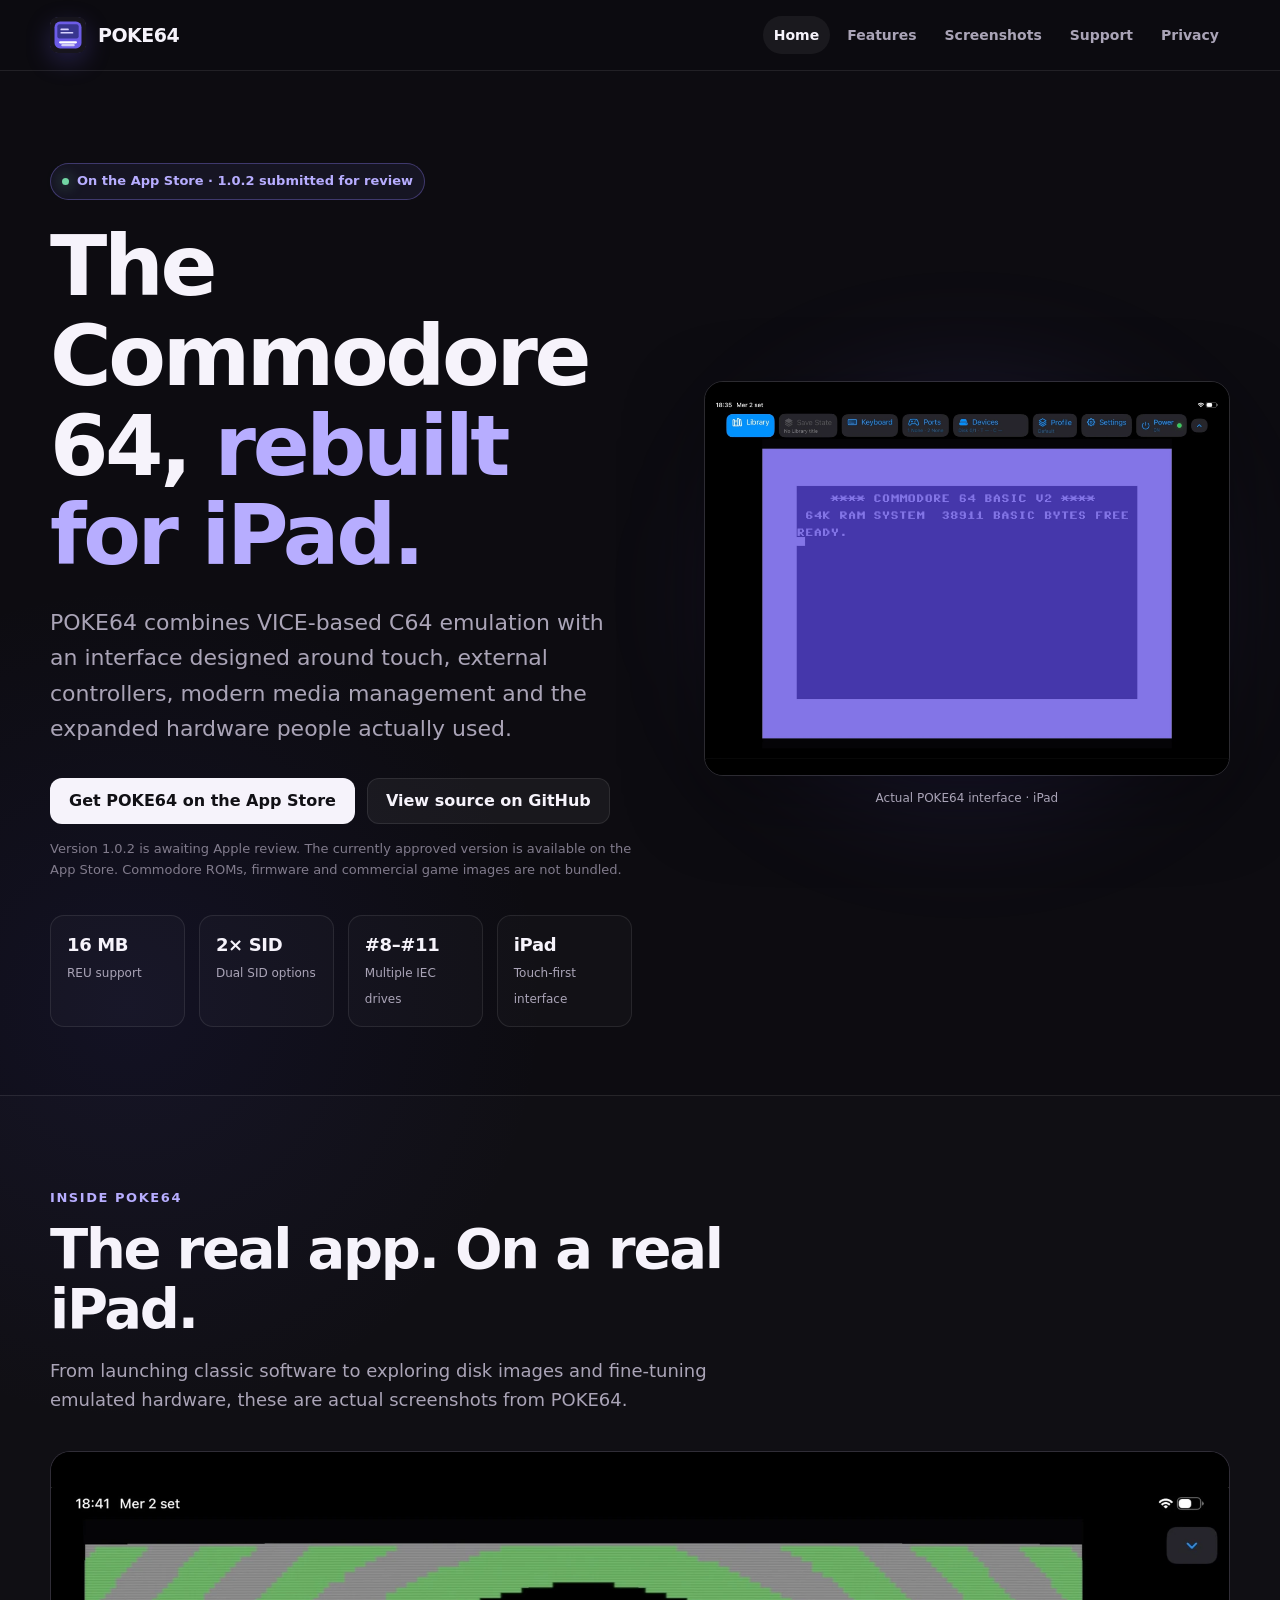
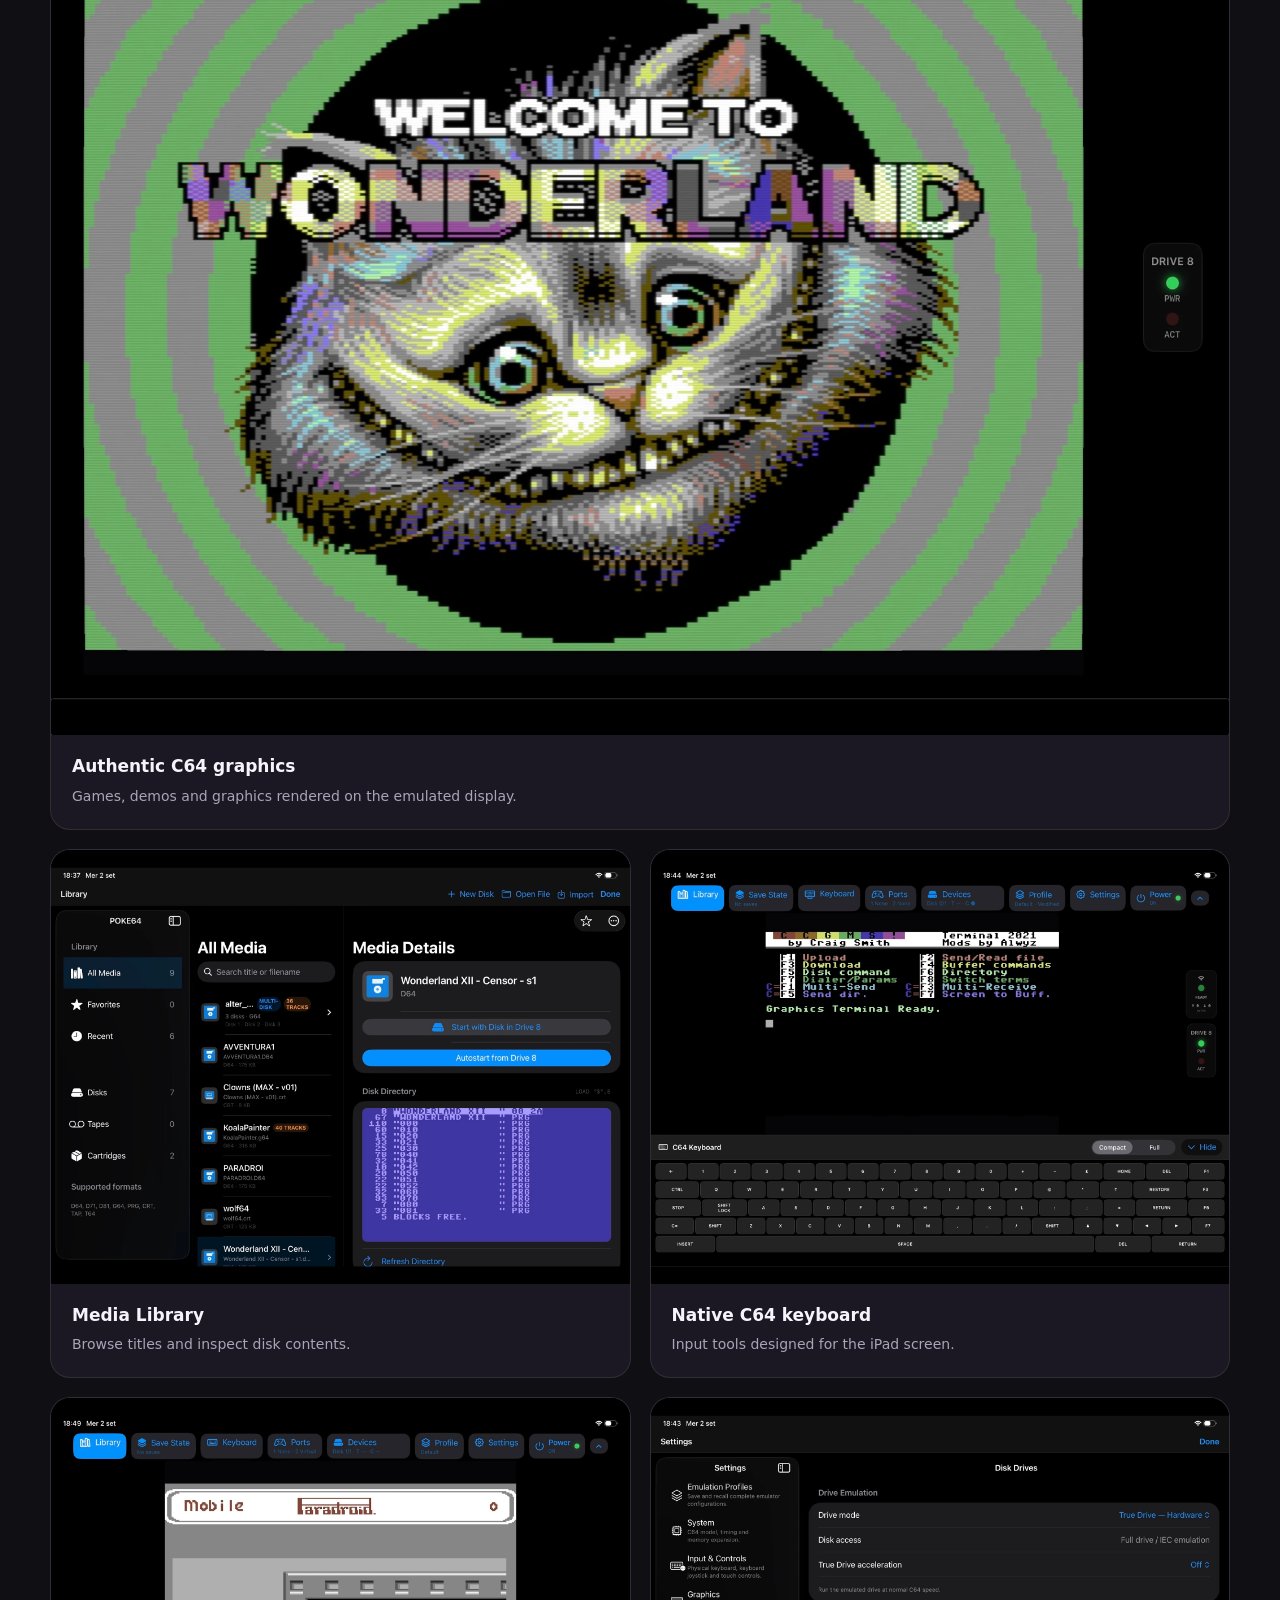
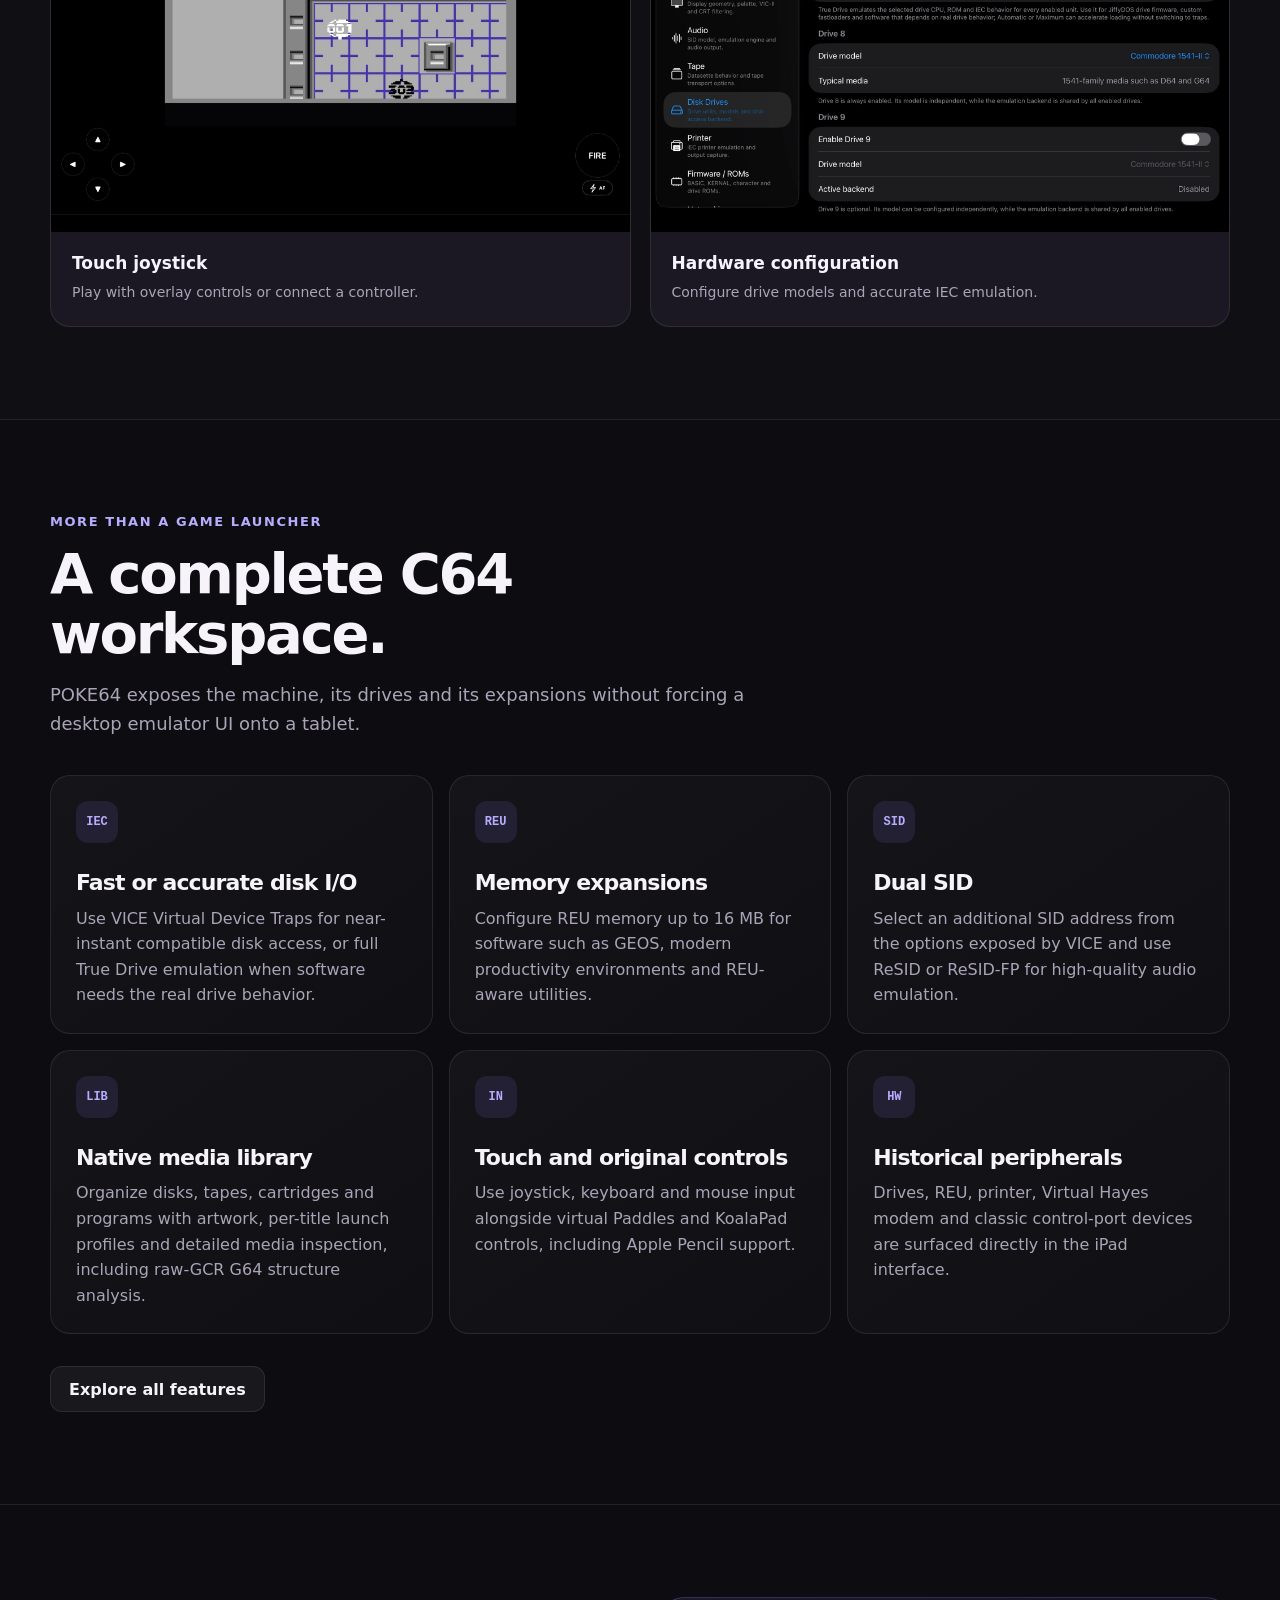
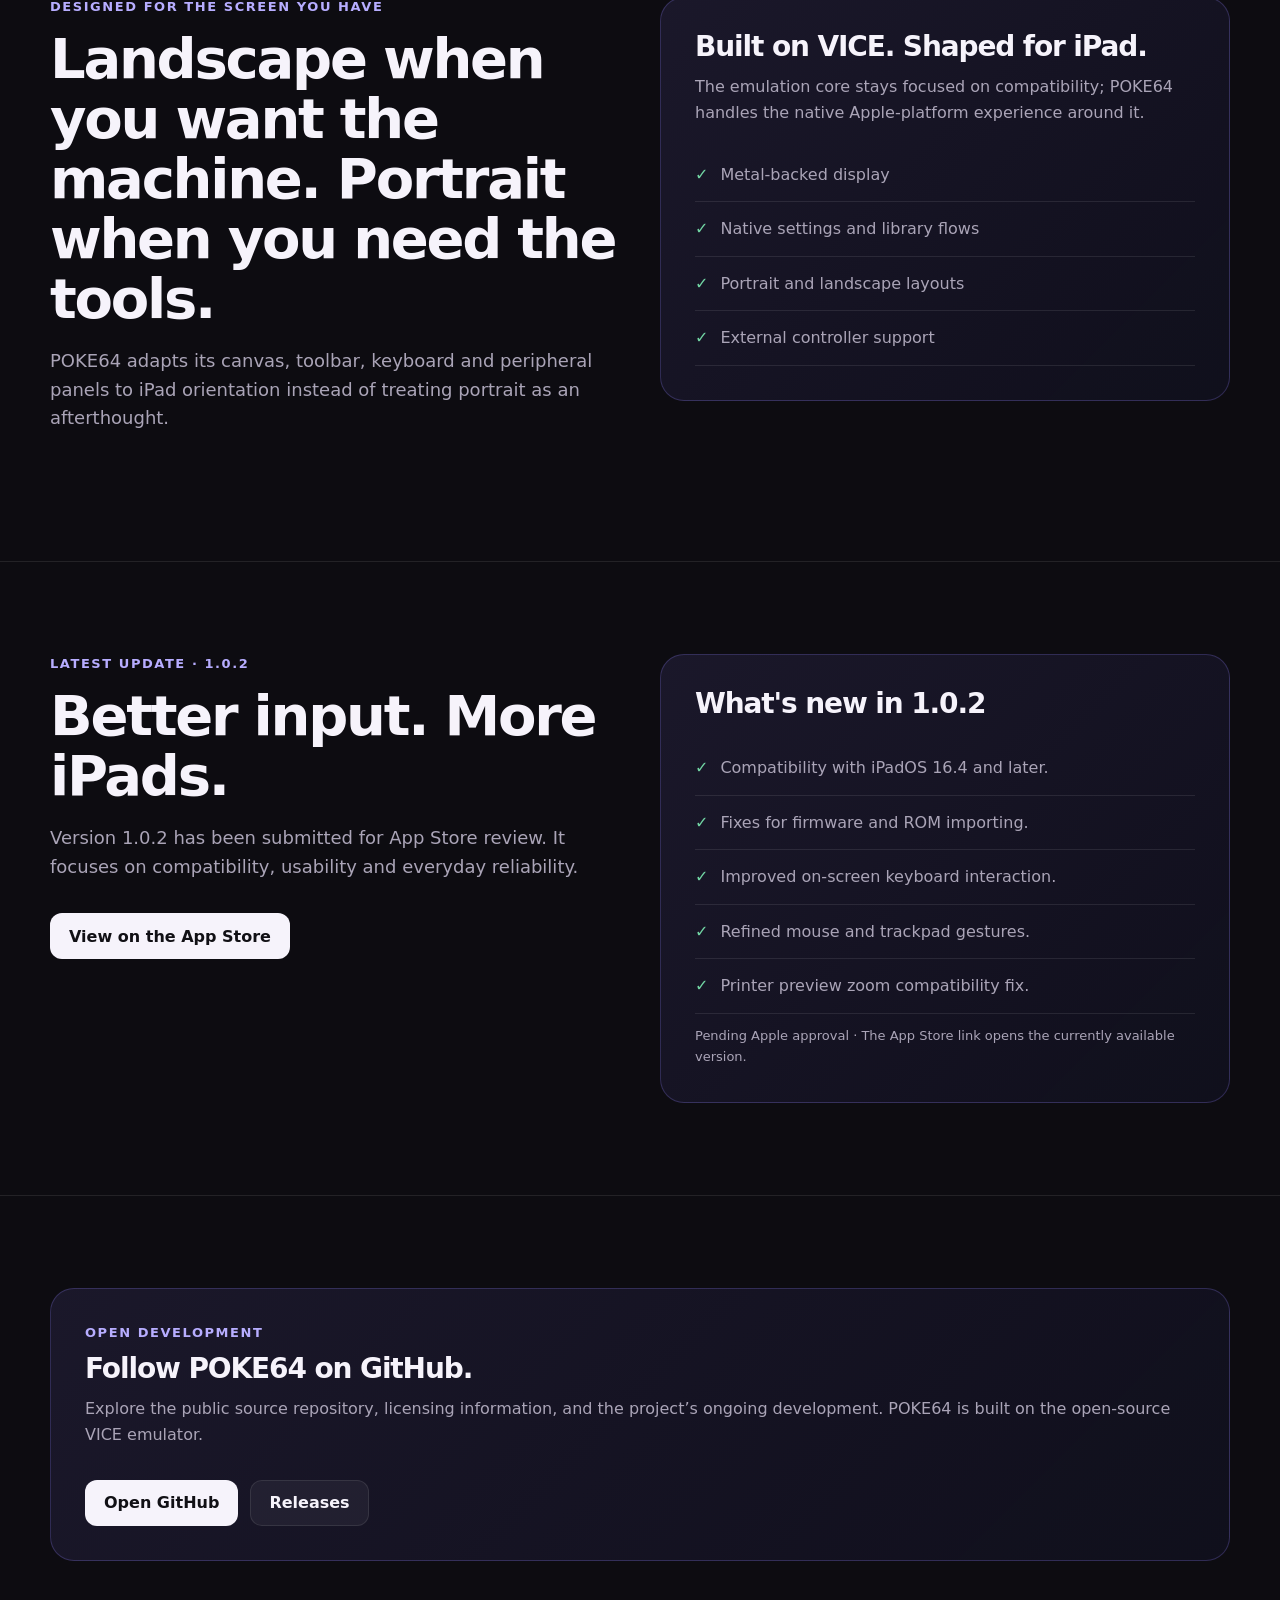
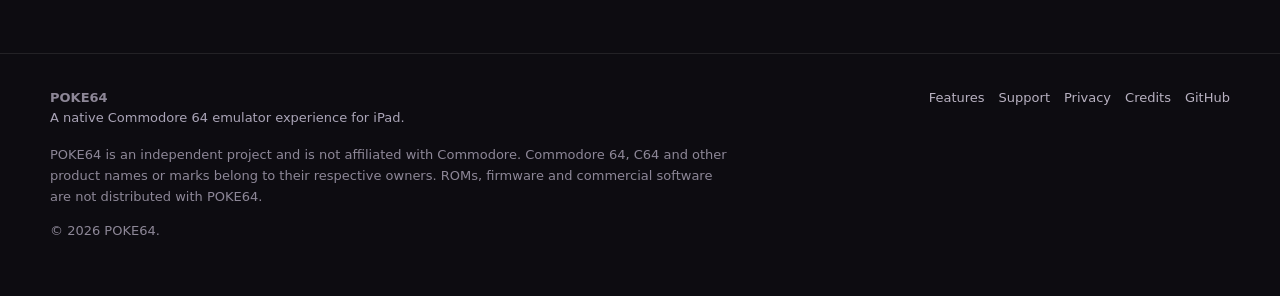
<file: index.html>
<!doctype html>
<html lang="en">
<head>
  <meta charset="utf-8">
  <meta name="viewport" content="width=device-width, initial-scale=1">
  <title>POKE64 — Commodore 64 emulation for iPad</title>
  <meta name="description" content="POKE64 is a native iPad Commodore 64 emulator experience built on VICE, with modern media management, REU, Dual SID and advanced drive support.">
  <meta name="theme-color" content="#0d0c11">
  <meta property="og:type" content="website">
  <meta property="og:image" content="https://alexain.github.io/poke64-website/assets/screenshots/hero-c64.webp">
  <meta property="og:title" content="POKE64 — Commodore 64 emulation for iPad">
  <meta property="og:description" content="POKE64 is a native iPad Commodore 64 emulator experience built on VICE, with modern media management, REU, Dual SID and advanced drive support.">
  
  <link rel="icon" href="assets/img/favicon.svg" type="image/svg+xml">
  <link rel="manifest" href="site.webmanifest">
  <link rel="stylesheet" href="assets/css/main.css">
</head>
<body data-page="home">
  <header class="site-header">
    <div class="shell header-inner">
      <a class="brand" href="index.html" aria-label="POKE64 home">
        <span class="brand-mark" aria-hidden="true"><img src="assets/img/favicon.svg" alt=""></span>
        <span class="brand-word">POKE64</span>
      </a>
      <nav class="nav" aria-label="Primary navigation"><a href="index.html" data-nav="home">Home</a><a href="features.html" data-nav="features">Features</a><a href="index.html#screenshots">Screenshots</a><a href="support.html" data-nav="support">Support</a><a href="privacy.html" data-nav="privacy">Privacy</a></nav>
    </div>
  </header>

  <main>
<section class="hero">
  <div class="shell hero-grid">
    <div>
      <div class="eyebrow"><span class="eyebrow-dot"></span> On the App Store · 1.0.2 submitted for review</div>
      <h1>The Commodore 64, <span>rebuilt for iPad.</span></h1>
      <p class="lede">POKE64 combines VICE-based C64 emulation with an interface designed around touch, external controllers, modern media management and the expanded hardware people actually used.</p>
      <div class="actions">
        <a class="button primary" href="#" data-site-link="appStore">Get POKE64 on the App Store</a>
        <a class="button secondary" href="#" data-site-link="github">View source on GitHub</a>
      </div>
      <p class="hero-note">Version 1.0.2 is awaiting Apple review. The currently approved version is available on the App Store. Commodore ROMs, firmware and commercial game images are not bundled.</p>
      <div class="stat-row" aria-label="POKE64 highlights">
        <div class="stat"><strong>16 MB</strong><span>REU support</span></div>
        <div class="stat"><strong>2× SID</strong><span>Dual SID options</span></div>
        <div class="stat"><strong>#8–#11</strong><span>Multiple IEC drives</span></div>
        <div class="stat"><strong>iPad</strong><span>Touch-first interface</span></div>
      </div>
    </div>

    <div class="device-stage">
      <div class="glow" aria-hidden="true"></div>
      <figure class="hero-shot">
        <img src="assets/screenshots/hero-c64.webp" width="2048" height="1536" alt="Actual POKE64 on iPad: Commodore 64 BASIC screen with the native POKE64 toolbar" fetchpriority="high">
        <figcaption>Actual POKE64 interface · iPad</figcaption>
      </figure>
    </div>
  </div>
</section>

<section class="section showcase" id="screenshots">
  <div class="shell">
    <div class="section-head">
      <div class="kicker">Inside POKE64</div>
      <h2>The real app. On a real iPad.</h2>
      <p>From launching classic software to exploring disk images and fine-tuning emulated hardware, these are actual screenshots from POKE64.</p>
    </div>
    <div class="showcase-grid">
      <figure class="showcase-item showcase-wide"><img src="assets/screenshots/wonderland.webp" width="2048" height="1536" loading="lazy" alt="Wonderland graphics displayed in the POKE64 emulator"><figcaption><strong>Authentic C64 graphics</strong><span>Games, demos and graphics rendered on the emulated display.</span></figcaption></figure>
      <figure class="showcase-item"><img src="assets/screenshots/library.webp" width="2048" height="1536" loading="lazy" alt="POKE64 Library browsing media and disk directory"><figcaption><strong>Media Library</strong><span>Browse titles and inspect disk contents.</span></figcaption></figure>
      <figure class="showcase-item"><img src="assets/screenshots/keyboard.webp" width="2048" height="1536" loading="lazy" alt="On-screen Commodore 64 keyboard and terminal running in POKE64"><figcaption><strong>Native C64 keyboard</strong><span>Input tools designed for the iPad screen.</span></figcaption></figure>
      <figure class="showcase-item"><img src="assets/screenshots/joystick.webp" width="2048" height="1536" loading="lazy" alt="Virtual joystick and Fire button around a C64 game"><figcaption><strong>Touch joystick</strong><span>Play with overlay controls or connect a controller.</span></figcaption></figure>
      <figure class="showcase-item"><img src="assets/screenshots/disk-drives.webp" width="2048" height="1536" loading="lazy" alt="POKE64 drive settings with True Drive emulation and drive model selections"><figcaption><strong>Hardware configuration</strong><span>Configure drive models and accurate IEC emulation.</span></figcaption></figure>
    </div>
  </div>
</section>

<section class="section" id="features">
  <div class="shell">
    <div class="section-head">
      <div class="kicker">More than a game launcher</div>
      <h2>A complete C64 workspace.</h2>
      <p>POKE64 exposes the machine, its drives and its expansions without forcing a desktop emulator UI onto a tablet.</p>
    </div>
    <div class="cards">
      <article class="card"><div class="card-icon">IEC</div><h3>Fast or accurate disk I/O</h3><p>Use VICE Virtual Device Traps for near-instant compatible disk access, or full True Drive emulation when software needs the real drive behavior.</p></article>
      <article class="card"><div class="card-icon">REU</div><h3>Memory expansions</h3><p>Configure REU memory up to 16 MB for software such as GEOS, modern productivity environments and REU-aware utilities.</p></article>
      <article class="card"><div class="card-icon">SID</div><h3>Dual SID</h3><p>Select an additional SID address from the options exposed by VICE and use ReSID or ReSID-FP for high-quality audio emulation.</p></article>
      <article class="card"><div class="card-icon">LIB</div><h3>Native media library</h3><p>Organize disks, tapes, cartridges and programs with artwork, per-title launch profiles and detailed media inspection, including raw-GCR G64 structure analysis.</p></article>
      <article class="card"><div class="card-icon">IN</div><h3>Touch and original controls</h3><p>Use joystick, keyboard and mouse input alongside virtual Paddles and KoalaPad controls, including Apple Pencil support.</p></article>
      <article class="card"><div class="card-icon">HW</div><h3>Historical peripherals</h3><p>Drives, REU, printer, Virtual Hayes modem and classic control-port devices are surfaced directly in the iPad interface.</p></article>
    </div>
    <div class="actions"><a class="button secondary" href="features.html">Explore all features</a></div>
  </div>
</section>

<section class="section">
  <div class="shell split">
    <div class="section-head">
      <div class="kicker">Designed for the screen you have</div>
      <h2>Landscape when you want the machine. Portrait when you need the tools.</h2>
      <p>POKE64 adapts its canvas, toolbar, keyboard and peripheral panels to iPad orientation instead of treating portrait as an afterthought.</p>
    </div>
    <div class="callout">
      <h3>Built on VICE. Shaped for iPad.</h3>
      <p>The emulation core stays focused on compatibility; POKE64 handles the native Apple-platform experience around it.</p>
      <ul class="list-clean">
        <li>Metal-backed display</li>
        <li>Native settings and library flows</li>
        <li>Portrait and landscape layouts</li>
        <li>External controller support</li>
      </ul>
    </div>
  </div>
</section>

<section class="section" id="whats-new">
  <div class="shell split updates-grid">
    <div class="section-head">
      <div class="kicker">Latest update · 1.0.2</div>
      <h2>Better input. More iPads.</h2>
      <p>Version 1.0.2 has been submitted for App Store review. It focuses on compatibility, usability and everyday reliability.</p>
      <div class="actions"><a class="button primary" href="#" data-site-link="appStore">View on the App Store</a></div>
    </div>
    <div class="callout">
      <h3>What's new in 1.0.2</h3>
      <ul class="list-clean">
        <li>Compatibility with iPadOS 16.4 and later.</li>
        <li>Fixes for firmware and ROM importing.</li>
        <li>Improved on-screen keyboard interaction.</li>
        <li>Refined mouse and trackpad gestures.</li>
        <li>Printer preview zoom compatibility fix.</li>
      </ul>
      <p class="release-status">Pending Apple approval · The App Store link opens the currently available version.</p>
    </div>
  </div>
</section>

<section class="section">
  <div class="shell">
    <div class="callout">
      <div class="kicker">Open development</div>
      <h3>Follow POKE64 on GitHub.</h3>
      <p>Explore the public source repository, licensing information, and the project’s ongoing development. POKE64 is built on the open-source VICE emulator.</p>
      <div class="actions">
        <a class="button primary" href="#" data-site-link="github">Open GitHub</a>
        <a class="button secondary" href="#" data-site-link="releases">Releases</a>
      </div>
    </div>
  </div>
</section>
</main>

  <footer class="site-footer">
    <div class="shell">
      <div class="footer-grid">
        <div><strong>POKE64</strong><br><span class="muted">A native Commodore 64 emulator experience for iPad.</span></div>
        <div class="footer-links">
          <a href="features.html">Features</a>
          <a href="support.html">Support</a>
          <a href="privacy.html">Privacy</a>
          <a href="credits.html">Credits</a>
          <a href="#" data-site-link="github">GitHub</a>
        </div>
      </div>
      <p class="legal">POKE64 is an independent project and is not affiliated with Commodore. Commodore 64, C64 and other product names or marks belong to their respective owners. ROMs, firmware and commercial software are not distributed with POKE64.</p>
      <p>© <span data-current-year></span> POKE64.</p>
    </div>
  </footer>
  <script src="assets/js/config.js"></script>
  <script src="assets/js/site.js"></script>
</body>
</html>
</file>
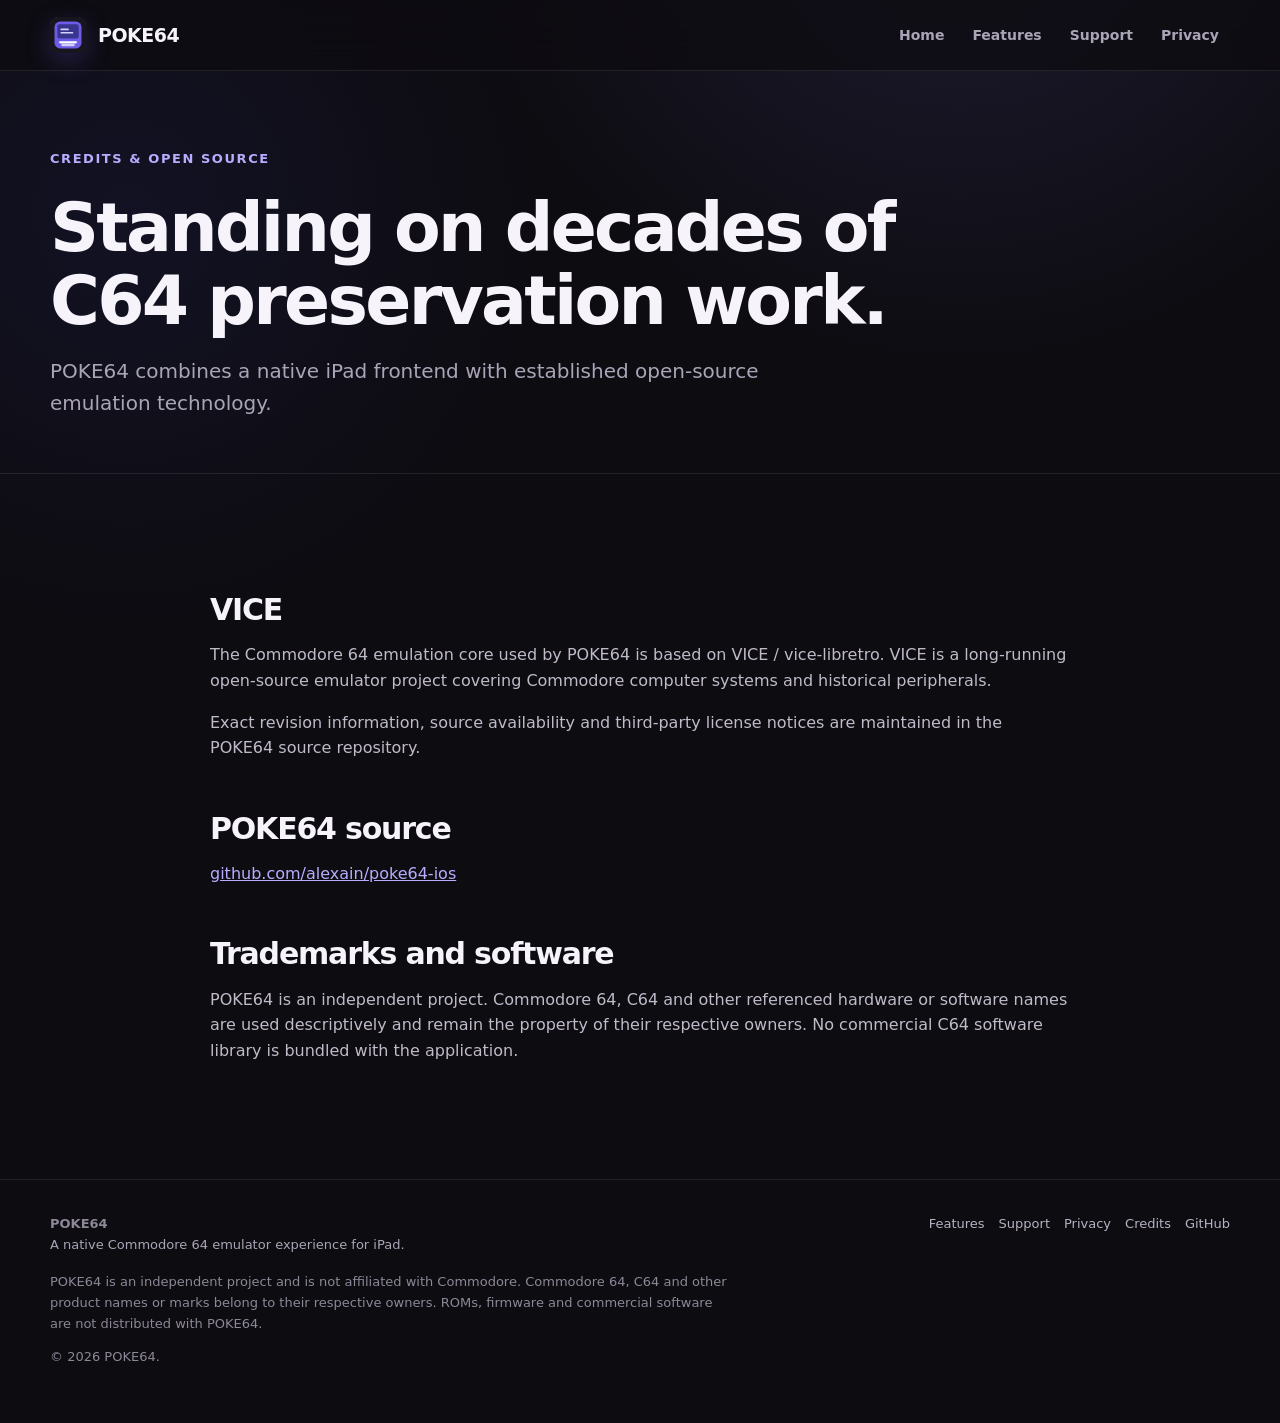
<file: credits.html>
<!doctype html>
<html lang="en">
<head>
  <meta charset="utf-8">
  <meta name="viewport" content="width=device-width, initial-scale=1">
  <title>Credits — POKE64</title>
  <meta name="description" content="Open-source credits, VICE acknowledgement and trademark information for POKE64.">
  <meta name="theme-color" content="#0d0c11">
  <meta property="og:type" content="website">
  <meta property="og:title" content="Credits — POKE64">
  <meta property="og:description" content="Open-source credits, VICE acknowledgement and trademark information for POKE64.">
  
  <link rel="icon" href="assets/img/favicon.svg" type="image/svg+xml">
  <link rel="manifest" href="site.webmanifest">
  <link rel="stylesheet" href="assets/css/main.css">
</head>
<body data-page="credits">
  <header class="site-header">
    <div class="shell header-inner">
      <a class="brand" href="index.html" aria-label="POKE64 home">
        <span class="brand-mark" aria-hidden="true"><img src="assets/img/favicon.svg" alt=""></span>
        <span class="brand-word">POKE64</span>
      </a>
      <nav class="nav" aria-label="Primary navigation"><a href="index.html" data-nav="home">Home</a><a href="features.html" data-nav="features">Features</a><a href="support.html" data-nav="support">Support</a><a href="privacy.html" data-nav="privacy">Privacy</a></nav>
    </div>
  </header>

  <main>
<section class="page-hero"><div class="shell"><div class="kicker">Credits & Open Source</div><h1>Standing on decades of C64 preservation work.</h1><p>POKE64 combines a native iPad frontend with established open-source emulation technology.</p></div></section>
<div class="prose">
  <h2>VICE</h2>
  <p>The Commodore 64 emulation core used by POKE64 is based on VICE / vice-libretro. VICE is a long-running open-source emulator project covering Commodore computer systems and historical peripherals.</p>
  <p>Exact revision information, source availability and third-party license notices are maintained in the POKE64 source repository.</p>

  <h2>POKE64 source</h2>
  <p><a href="#" data-site-link="github">github.com/alexain/poke64-ios</a></p>

  <h2>Trademarks and software</h2>
  <p>POKE64 is an independent project. Commodore 64, C64 and other referenced hardware or software names are used descriptively and remain the property of their respective owners. No commercial C64 software library is bundled with the application.</p>
</div>
</main>

  <footer class="site-footer">
    <div class="shell">
      <div class="footer-grid">
        <div><strong>POKE64</strong><br><span class="muted">A native Commodore 64 emulator experience for iPad.</span></div>
        <div class="footer-links">
          <a href="features.html">Features</a>
          <a href="support.html">Support</a>
          <a href="privacy.html">Privacy</a>
          <a href="credits.html">Credits</a>
          <a href="#" data-site-link="github">GitHub</a>
        </div>
      </div>
      <p class="legal">POKE64 is an independent project and is not affiliated with Commodore. Commodore 64, C64 and other product names or marks belong to their respective owners. ROMs, firmware and commercial software are not distributed with POKE64.</p>
      <p>© <span data-current-year></span> POKE64.</p>
    </div>
  </footer>
  <script src="assets/js/config.js"></script>
  <script src="assets/js/site.js"></script>
</body>
</html>
</file>
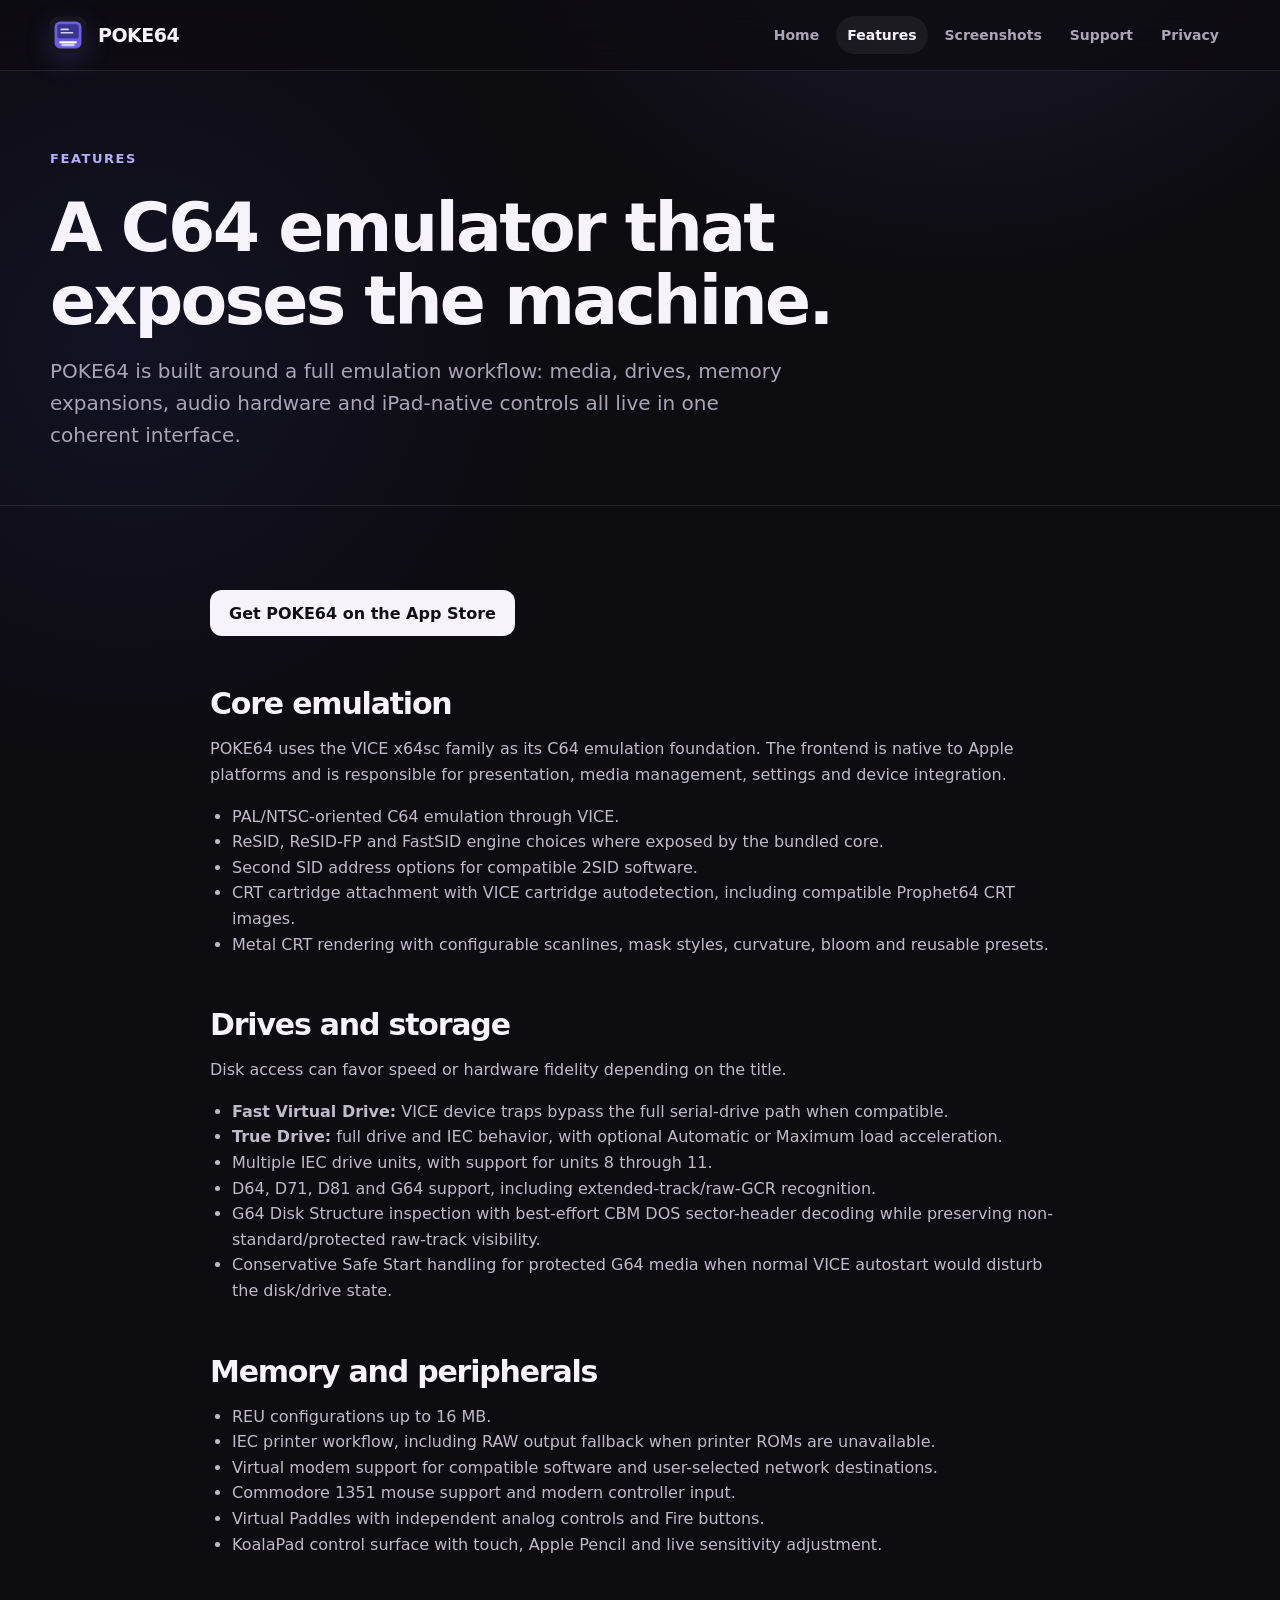
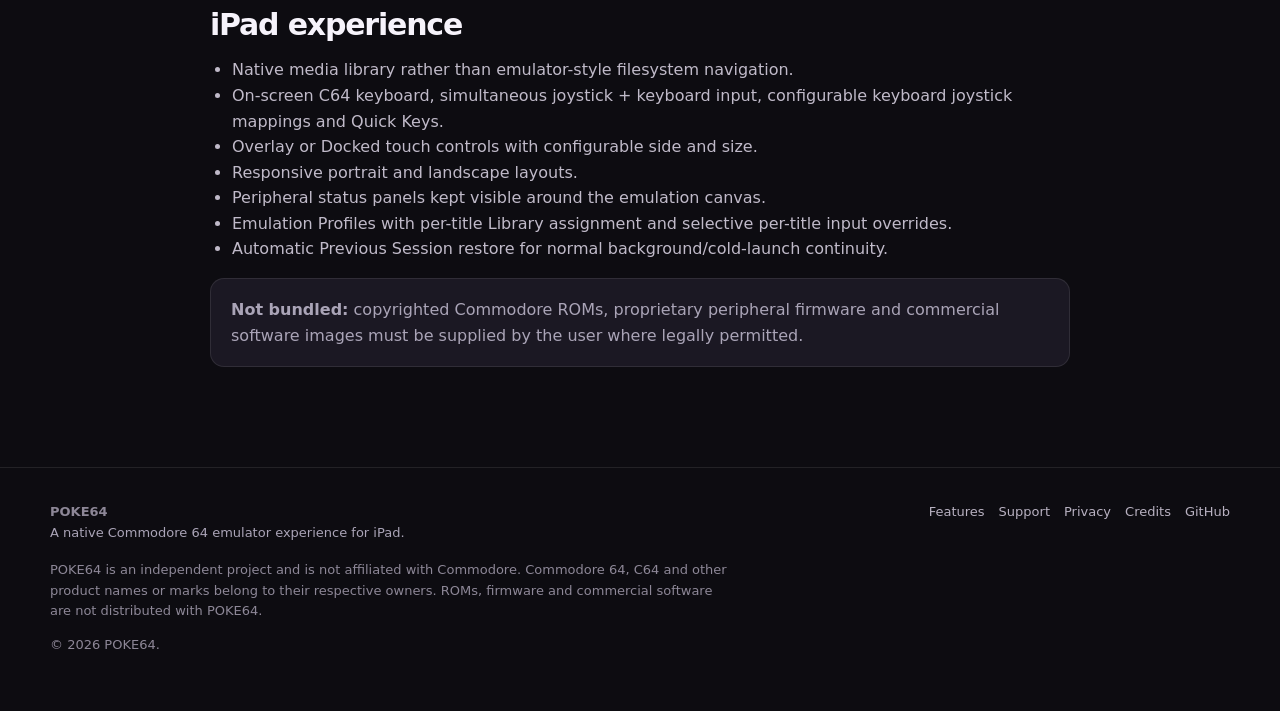
<file: features.html>
<!doctype html>
<html lang="en">
<head>
  <meta charset="utf-8">
  <meta name="viewport" content="width=device-width, initial-scale=1">
  <title>Features — POKE64</title>
  <meta name="description" content="Explore POKE64 C64 emulation features for iPad, including VICE, REU, Dual SID, advanced drives, media library and native controls.">
  <meta name="theme-color" content="#0d0c11">
  <meta property="og:type" content="website">
  <meta property="og:title" content="Features — POKE64">
  <meta property="og:description" content="Explore POKE64 C64 emulation features for iPad, including VICE, REU, Dual SID, advanced drives, media library and native controls.">
  
  <link rel="icon" href="assets/img/favicon.svg" type="image/svg+xml">
  <link rel="manifest" href="site.webmanifest">
  <link rel="stylesheet" href="assets/css/main.css">
</head>
<body data-page="features">
  <header class="site-header">
    <div class="shell header-inner">
      <a class="brand" href="index.html" aria-label="POKE64 home">
        <span class="brand-mark" aria-hidden="true"><img src="assets/img/favicon.svg" alt=""></span>
        <span class="brand-word">POKE64</span>
      </a>
      <nav class="nav" aria-label="Primary navigation"><a href="index.html" data-nav="home">Home</a><a href="features.html" data-nav="features">Features</a><a href="index.html#screenshots">Screenshots</a><a href="support.html" data-nav="support">Support</a><a href="privacy.html" data-nav="privacy">Privacy</a></nav>
    </div>
  </header>

  <main>
<section class="page-hero"><div class="shell"><div class="kicker">Features</div><h1>A C64 emulator that exposes the machine.</h1><p>POKE64 is built around a full emulation workflow: media, drives, memory expansions, audio hardware and iPad-native controls all live in one coherent interface.</p></div></section>
<div class="prose">
  <p><a class="button primary" href="https://apps.apple.com/app/id6803249067">Get POKE64 on the App Store</a></p>
  <h2>Core emulation</h2>
  <p>POKE64 uses the VICE x64sc family as its C64 emulation foundation. The frontend is native to Apple platforms and is responsible for presentation, media management, settings and device integration.</p>
  <ul>
    <li>PAL/NTSC-oriented C64 emulation through VICE.</li>
    <li>ReSID, ReSID-FP and FastSID engine choices where exposed by the bundled core.</li>
    <li>Second SID address options for compatible 2SID software.</li>
    <li>CRT cartridge attachment with VICE cartridge autodetection, including compatible Prophet64 CRT images.</li>
    <li>Metal CRT rendering with configurable scanlines, mask styles, curvature, bloom and reusable presets.</li>
  </ul>

  <h2>Drives and storage</h2>
  <p>Disk access can favor speed or hardware fidelity depending on the title.</p>
  <ul>
    <li><strong>Fast Virtual Drive:</strong> VICE device traps bypass the full serial-drive path when compatible.</li>
    <li><strong>True Drive:</strong> full drive and IEC behavior, with optional Automatic or Maximum load acceleration.</li>
    <li>Multiple IEC drive units, with support for units 8 through 11.</li>
    <li>D64, D71, D81 and G64 support, including extended-track/raw-GCR recognition.</li>
    <li>G64 Disk Structure inspection with best-effort CBM DOS sector-header decoding while preserving non-standard/protected raw-track visibility.</li>
    <li>Conservative Safe Start handling for protected G64 media when normal VICE autostart would disturb the disk/drive state.</li>
  </ul>

  <h2>Memory and peripherals</h2>
  <ul>
    <li>REU configurations up to 16 MB.</li>
    <li>IEC printer workflow, including RAW output fallback when printer ROMs are unavailable.</li>
    <li>Virtual modem support for compatible software and user-selected network destinations.</li>
    <li>Commodore 1351 mouse support and modern controller input.</li>
    <li>Virtual Paddles with independent analog controls and Fire buttons.</li>
    <li>KoalaPad control surface with touch, Apple Pencil and live sensitivity adjustment.</li>
  </ul>

  <h2>iPad experience</h2>
  <ul>
    <li>Native media library rather than emulator-style filesystem navigation.</li>
    <li>On-screen C64 keyboard, simultaneous joystick + keyboard input, configurable keyboard joystick mappings and Quick Keys.</li>
    <li>Overlay or Docked touch controls with configurable side and size.</li>
    <li>Responsive portrait and landscape layouts.</li>
    <li>Peripheral status panels kept visible around the emulation canvas.</li>
    <li>Emulation Profiles with per-title Library assignment and selective per-title input overrides.</li>
    <li>Automatic Previous Session restore for normal background/cold-launch continuity.</li>
  </ul>

  <div class="notice"><strong>Not bundled:</strong> copyrighted Commodore ROMs, proprietary peripheral firmware and commercial software images must be supplied by the user where legally permitted.</div>
</div>
</main>

  <footer class="site-footer">
    <div class="shell">
      <div class="footer-grid">
        <div><strong>POKE64</strong><br><span class="muted">A native Commodore 64 emulator experience for iPad.</span></div>
        <div class="footer-links">
          <a href="features.html">Features</a>
          <a href="support.html">Support</a>
          <a href="privacy.html">Privacy</a>
          <a href="credits.html">Credits</a>
          <a href="#" data-site-link="github">GitHub</a>
        </div>
      </div>
      <p class="legal">POKE64 is an independent project and is not affiliated with Commodore. Commodore 64, C64 and other product names or marks belong to their respective owners. ROMs, firmware and commercial software are not distributed with POKE64.</p>
      <p>© <span data-current-year></span> POKE64.</p>
    </div>
  </footer>
  <script src="assets/js/config.js"></script>
  <script src="assets/js/site.js"></script>
</body>
</html>
</file>
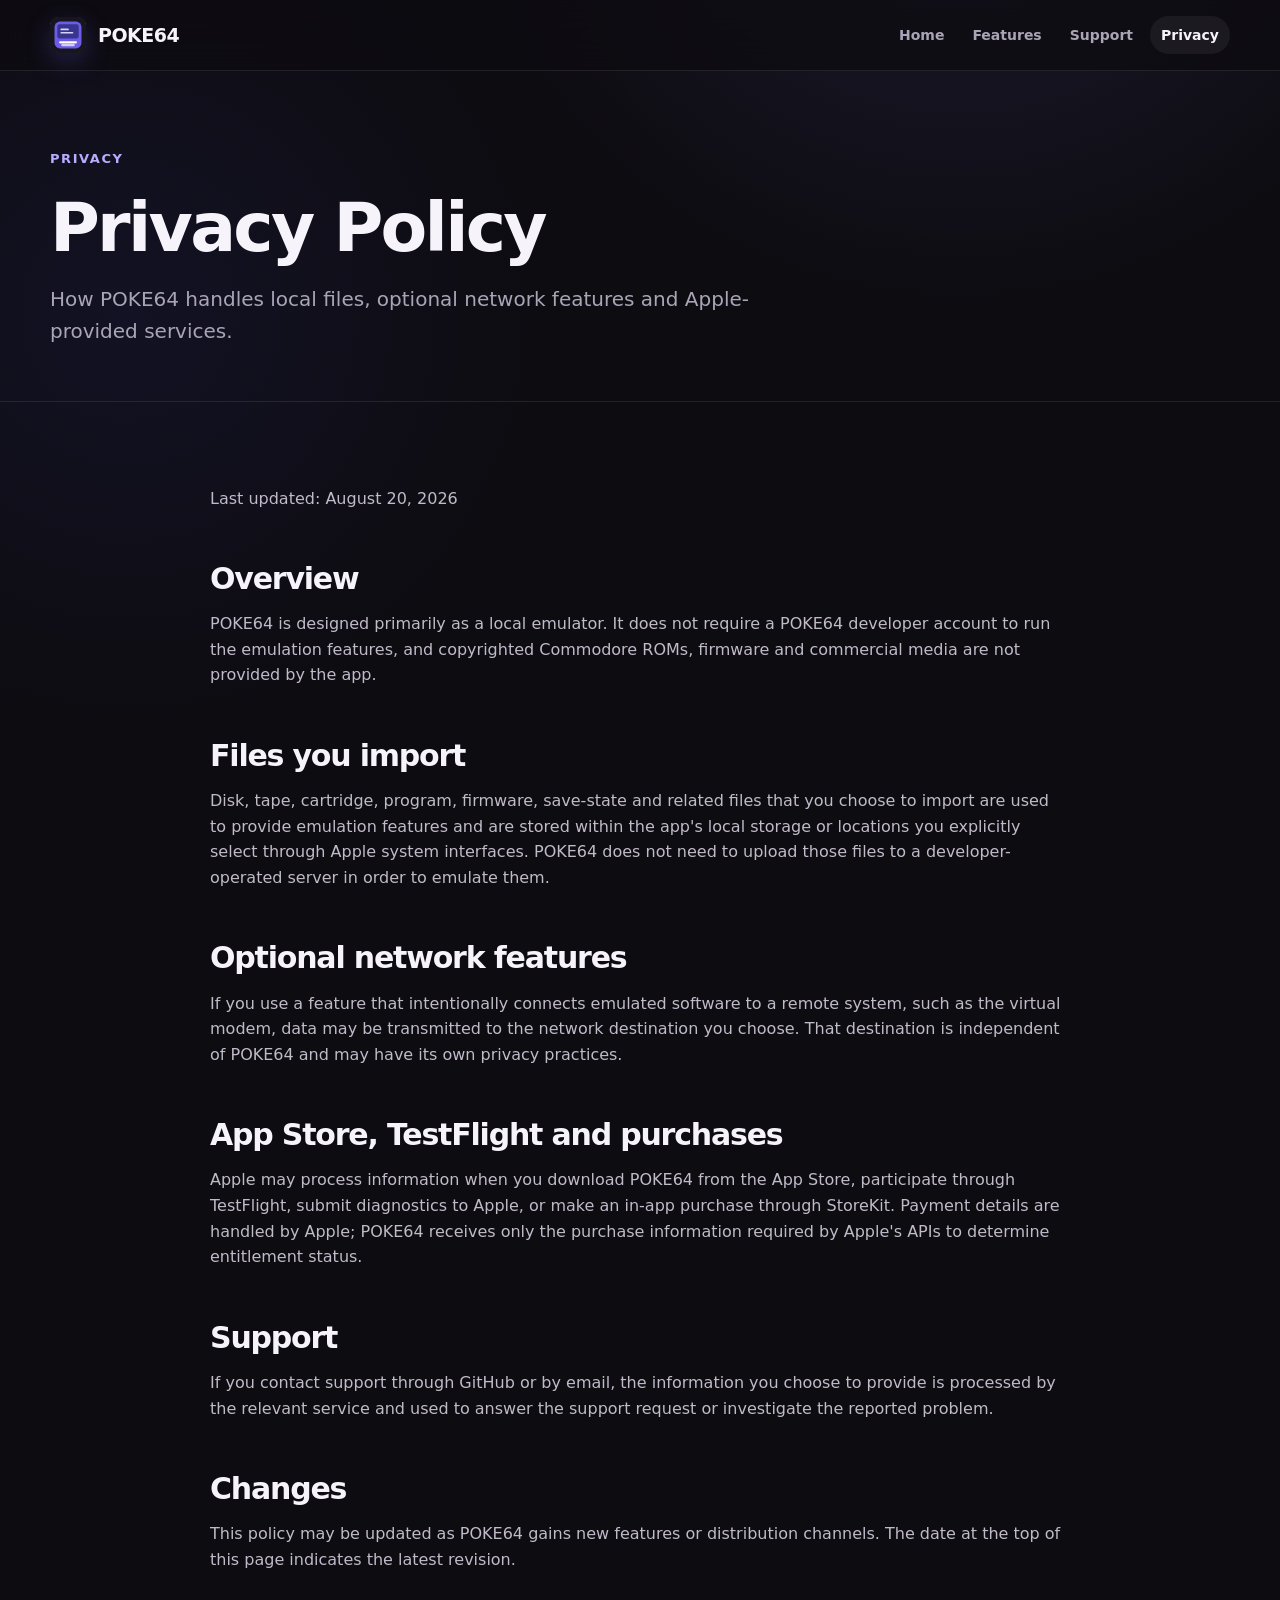
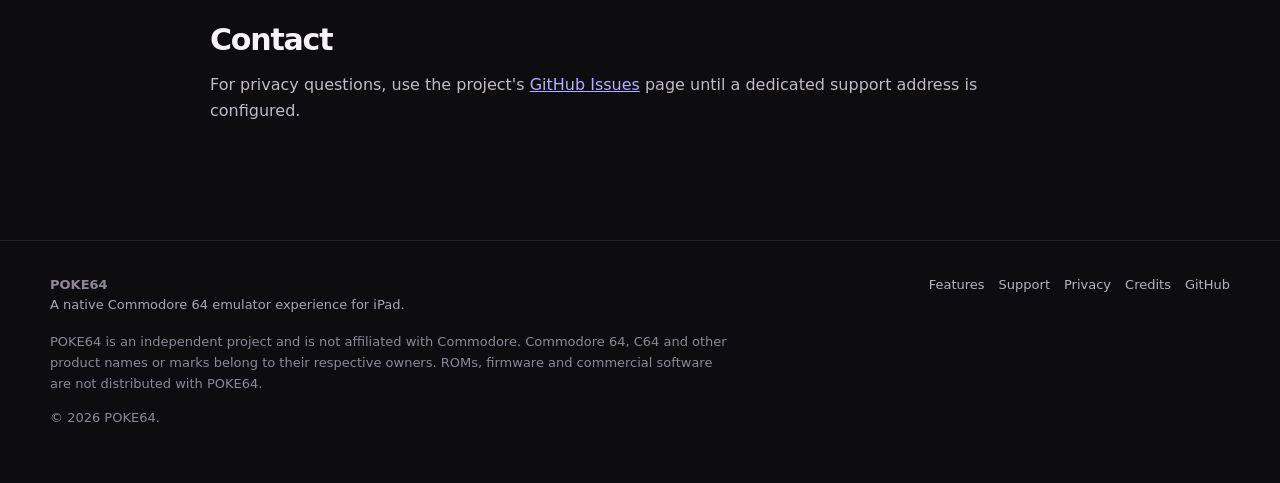
<file: privacy.html>
<!doctype html>
<html lang="en">
<head>
  <meta charset="utf-8">
  <meta name="viewport" content="width=device-width, initial-scale=1">
  <title>Privacy — POKE64</title>
  <meta name="description" content="POKE64 privacy policy covering imported files, optional networking, TestFlight, StoreKit and support.">
  <meta name="theme-color" content="#0d0c11">
  <meta property="og:type" content="website">
  <meta property="og:title" content="Privacy — POKE64">
  <meta property="og:description" content="POKE64 privacy policy covering imported files, optional networking, TestFlight, StoreKit and support.">
  
  <link rel="icon" href="assets/img/favicon.svg" type="image/svg+xml">
  <link rel="manifest" href="site.webmanifest">
  <link rel="stylesheet" href="assets/css/main.css">
</head>
<body data-page="privacy">
  <header class="site-header">
    <div class="shell header-inner">
      <a class="brand" href="index.html" aria-label="POKE64 home">
        <span class="brand-mark" aria-hidden="true"><img src="assets/img/favicon.svg" alt=""></span>
        <span class="brand-word">POKE64</span>
      </a>
      <nav class="nav" aria-label="Primary navigation"><a href="index.html" data-nav="home">Home</a><a href="features.html" data-nav="features">Features</a><a href="support.html" data-nav="support">Support</a><a href="privacy.html" data-nav="privacy">Privacy</a></nav>
    </div>
  </header>

  <main>
<section class="page-hero"><div class="shell"><div class="kicker">Privacy</div><h1>Privacy Policy</h1><p>How POKE64 handles local files, optional network features and Apple-provided services.</p></div></section>
<div class="prose">
  <p class="muted">Last updated: August 20, 2026</p>

  <h2>Overview</h2>
  <p>POKE64 is designed primarily as a local emulator. It does not require a POKE64 developer account to run the emulation features, and copyrighted Commodore ROMs, firmware and commercial media are not provided by the app.</p>

  <h2>Files you import</h2>
  <p>Disk, tape, cartridge, program, firmware, save-state and related files that you choose to import are used to provide emulation features and are stored within the app's local storage or locations you explicitly select through Apple system interfaces. POKE64 does not need to upload those files to a developer-operated server in order to emulate them.</p>

  <h2>Optional network features</h2>
  <p>If you use a feature that intentionally connects emulated software to a remote system, such as the virtual modem, data may be transmitted to the network destination you choose. That destination is independent of POKE64 and may have its own privacy practices.</p>

  <h2>App Store, TestFlight and purchases</h2>
  <p>Apple may process information when you download POKE64 from the App Store, participate through TestFlight, submit diagnostics to Apple, or make an in-app purchase through StoreKit. Payment details are handled by Apple; POKE64 receives only the purchase information required by Apple's APIs to determine entitlement status.</p>

  <h2>Support</h2>
  <p>If you contact support through GitHub or by email, the information you choose to provide is processed by the relevant service and used to answer the support request or investigate the reported problem.</p>

  <h2>Changes</h2>
  <p>This policy may be updated as POKE64 gains new features or distribution channels. The date at the top of this page indicates the latest revision.</p>

  <h2>Contact</h2>
  <p>For privacy questions, use the project's <a href="#" data-site-link="issues">GitHub Issues</a> page until a dedicated support address is configured.</p>
</div>
</main>

  <footer class="site-footer">
    <div class="shell">
      <div class="footer-grid">
        <div><strong>POKE64</strong><br><span class="muted">A native Commodore 64 emulator experience for iPad.</span></div>
        <div class="footer-links">
          <a href="features.html">Features</a>
          <a href="support.html">Support</a>
          <a href="privacy.html">Privacy</a>
          <a href="credits.html">Credits</a>
          <a href="#" data-site-link="github">GitHub</a>
        </div>
      </div>
      <p class="legal">POKE64 is an independent project and is not affiliated with Commodore. Commodore 64, C64 and other product names or marks belong to their respective owners. ROMs, firmware and commercial software are not distributed with POKE64.</p>
      <p>© <span data-current-year></span> POKE64.</p>
    </div>
  </footer>
  <script src="assets/js/config.js"></script>
  <script src="assets/js/site.js"></script>
</body>
</html>
</file>
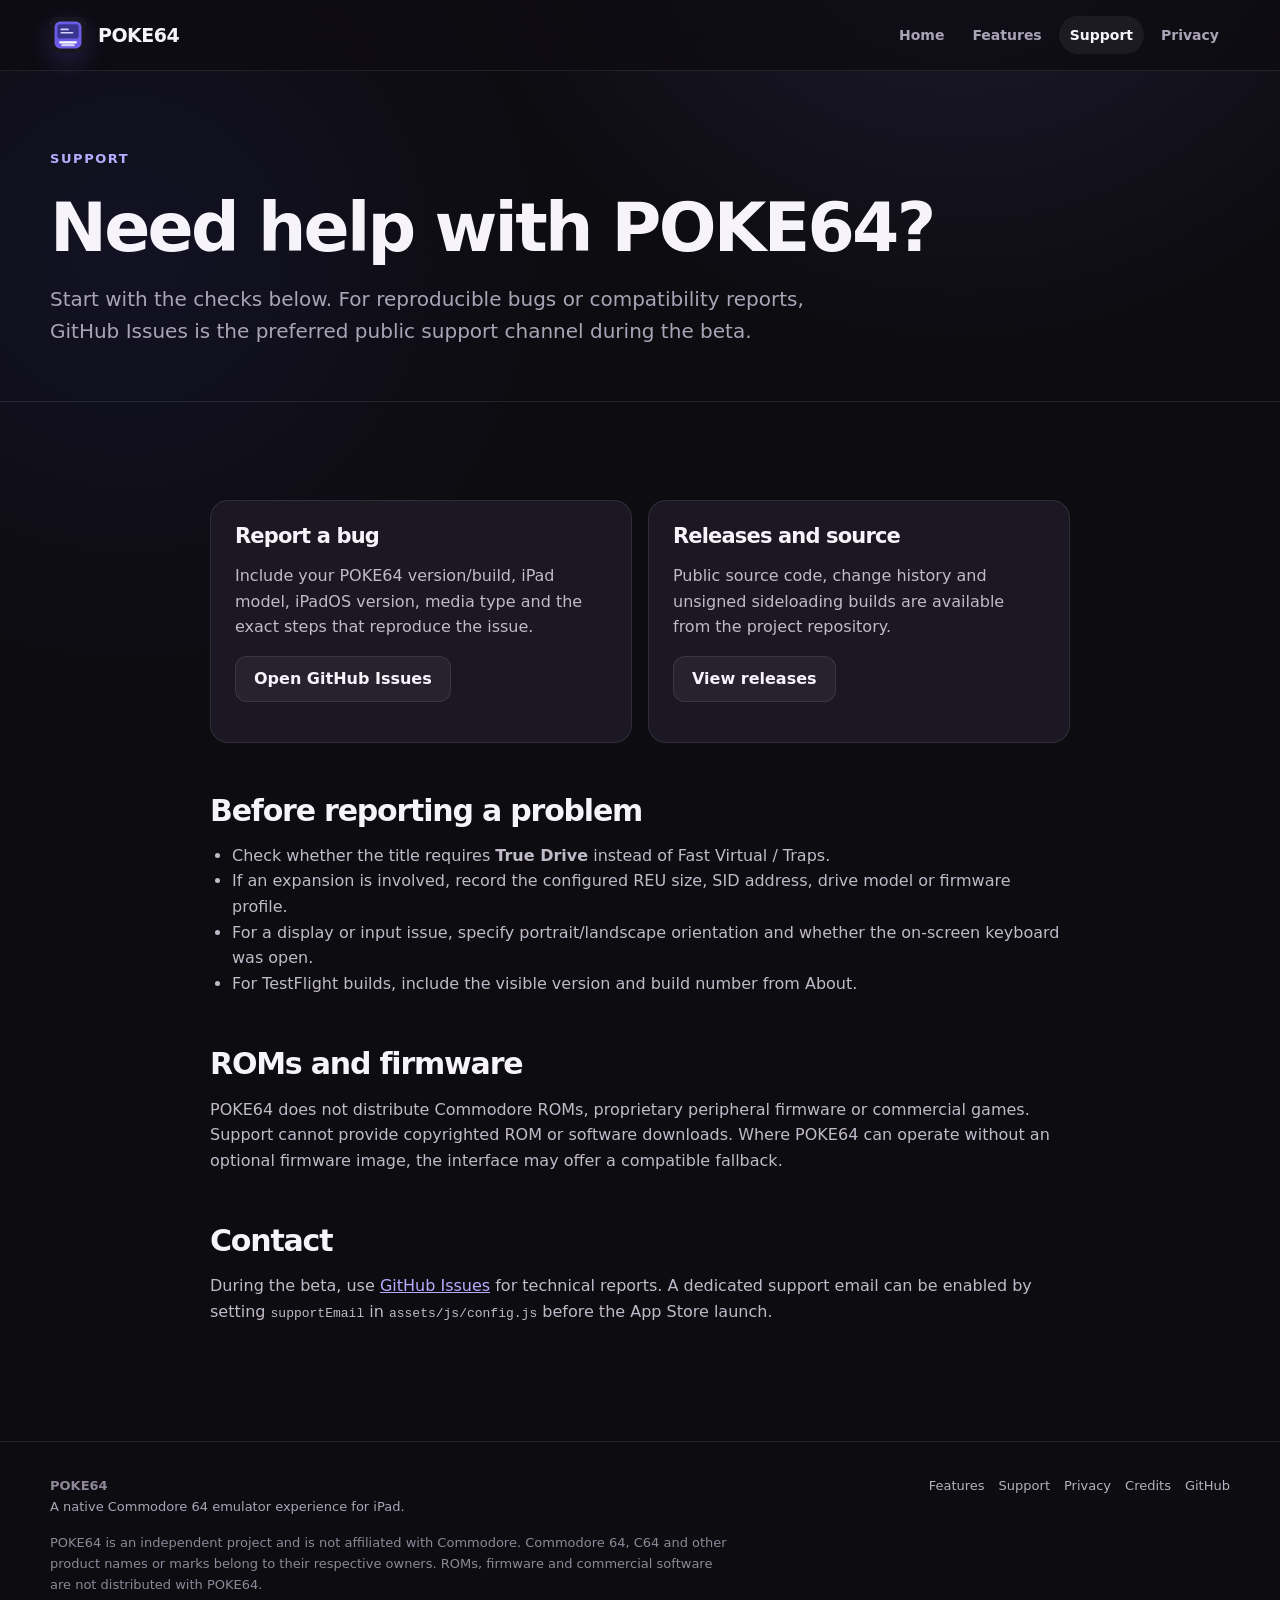
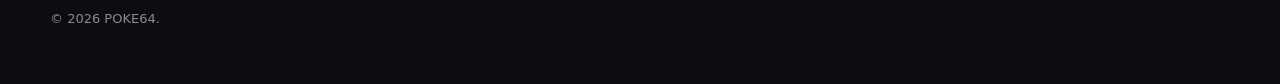
<file: support.html>
<!doctype html>
<html lang="en">
<head>
  <meta charset="utf-8">
  <meta name="viewport" content="width=device-width, initial-scale=1">
  <title>Support — POKE64</title>
  <meta name="description" content="POKE64 support, troubleshooting and bug reporting information.">
  <meta name="theme-color" content="#0d0c11">
  <meta property="og:type" content="website">
  <meta property="og:title" content="Support — POKE64">
  <meta property="og:description" content="POKE64 support, troubleshooting and bug reporting information.">
  
  <link rel="icon" href="assets/img/favicon.svg" type="image/svg+xml">
  <link rel="manifest" href="site.webmanifest">
  <link rel="stylesheet" href="assets/css/main.css">
</head>
<body data-page="support">
  <header class="site-header">
    <div class="shell header-inner">
      <a class="brand" href="index.html" aria-label="POKE64 home">
        <span class="brand-mark" aria-hidden="true"><img src="assets/img/favicon.svg" alt=""></span>
        <span class="brand-word">POKE64</span>
      </a>
      <nav class="nav" aria-label="Primary navigation"><a href="index.html" data-nav="home">Home</a><a href="features.html" data-nav="features">Features</a><a href="support.html" data-nav="support">Support</a><a href="privacy.html" data-nav="privacy">Privacy</a></nav>
    </div>
  </header>

  <main>
<section class="page-hero"><div class="shell"><div class="kicker">Support</div><h1>Need help with POKE64?</h1><p>Start with the checks below. For reproducible bugs or compatibility reports, GitHub Issues is the preferred public support channel during the beta.</p></div></section>
<div class="prose">
  <div class="support-grid">
    <div class="support-card"><h3>Report a bug</h3><p>Include your POKE64 version/build, iPad model, iPadOS version, media type and the exact steps that reproduce the issue.</p><p><a class="button secondary" href="#" data-site-link="issues">Open GitHub Issues</a></p></div>
    <div class="support-card"><h3>Releases and source</h3><p>Public source code, change history and unsigned sideloading builds are available from the project repository.</p><p><a class="button secondary" href="#" data-site-link="releases">View releases</a></p></div>
  </div>

  <h2>Before reporting a problem</h2>
  <ul>
    <li>Check whether the title requires <strong>True Drive</strong> instead of Fast Virtual / Traps.</li>
    <li>If an expansion is involved, record the configured REU size, SID address, drive model or firmware profile.</li>
    <li>For a display or input issue, specify portrait/landscape orientation and whether the on-screen keyboard was open.</li>
    <li>For TestFlight builds, include the visible version and build number from About.</li>
  </ul>

  <h2>ROMs and firmware</h2>
  <p>POKE64 does not distribute Commodore ROMs, proprietary peripheral firmware or commercial games. Support cannot provide copyrighted ROM or software downloads. Where POKE64 can operate without an optional firmware image, the interface may offer a compatible fallback.</p>

  <h2>Contact</h2>
  <p>During the beta, use <a href="#" data-site-link="issues">GitHub Issues</a> for technical reports. A dedicated support email can be enabled by setting <code>supportEmail</code> in <code>assets/js/config.js</code> before the App Store launch.</p>
  <p><a data-support-email hidden></a></p>
</div>
</main>

  <footer class="site-footer">
    <div class="shell">
      <div class="footer-grid">
        <div><strong>POKE64</strong><br><span class="muted">A native Commodore 64 emulator experience for iPad.</span></div>
        <div class="footer-links">
          <a href="features.html">Features</a>
          <a href="support.html">Support</a>
          <a href="privacy.html">Privacy</a>
          <a href="credits.html">Credits</a>
          <a href="#" data-site-link="github">GitHub</a>
        </div>
      </div>
      <p class="legal">POKE64 is an independent project and is not affiliated with Commodore. Commodore 64, C64 and other product names or marks belong to their respective owners. ROMs, firmware and commercial software are not distributed with POKE64.</p>
      <p>© <span data-current-year></span> POKE64.</p>
    </div>
  </footer>
  <script src="assets/js/config.js"></script>
  <script src="assets/js/site.js"></script>
</body>
</html>
</file>
<file: assets/css/main.css>
:root {
  --bg: #0d0c11;
  --bg-soft: #15131b;
  --panel: #1b1823;
  --panel-2: #201d2b;
  --text: #f6f3fb;
  --muted: #aaa4b7;
  --line: rgba(255,255,255,.09);
  --accent: #8d7cf6;
  --accent-2: #b7adff;
  --c64-blue: #3b39a2;
  --c64-light: #7f79d8;
  --success: #72d6a4;
  --max: 1180px;
  --shadow: 0 24px 80px rgba(0,0,0,.34);
}

* { box-sizing: border-box; }
html { scroll-behavior: smooth; }
body {
  margin: 0;
  background:
    radial-gradient(circle at 75% -10%, rgba(141,124,246,.15), transparent 32rem),
    radial-gradient(circle at 10% 15%, rgba(59,57,162,.13), transparent 26rem),
    var(--bg);
  color: var(--text);
  font-family: Inter, ui-sans-serif, system-ui, -apple-system, BlinkMacSystemFont, "SF Pro Display", "Segoe UI", sans-serif;
  line-height: 1.6;
  text-rendering: optimizeLegibility;
}

a { color: inherit; }
img { max-width: 100%; display: block; }
button, a { -webkit-tap-highlight-color: transparent; }

.shell { width: min(calc(100% - 40px), var(--max)); margin-inline: auto; }

.site-header {
  position: sticky;
  top: 0;
  z-index: 20;
  backdrop-filter: blur(18px);
  background: rgba(13,12,17,.78);
  border-bottom: 1px solid var(--line);
}
.header-inner {
  min-height: 70px;
  display: flex;
  align-items: center;
  justify-content: space-between;
  gap: 24px;
}
.brand {
  display: inline-flex;
  align-items: center;
  gap: 12px;
  text-decoration: none;
  font-weight: 800;
  letter-spacing: -.03em;
}
.brand-mark {
  width: 36px;
  height: 36px;
  border-radius: 9px;
  display: grid;
  place-items: center;
  background: linear-gradient(145deg, var(--accent), #6657d7);
  color: white;
  box-shadow: 0 8px 24px rgba(108,92,231,.25);
  font: 800 12px/1 ui-monospace, SFMono-Regular, Menlo, monospace;
}
.brand-word { font-size: 19px; }
.nav { display: flex; align-items: center; gap: 6px; flex-wrap: wrap; justify-content: flex-end; }
.nav a {
  text-decoration: none;
  color: var(--muted);
  padding: 8px 11px;
  border-radius: 999px;
  font-size: 14px;
  font-weight: 650;
}
.nav a:hover, .nav a[aria-current="page"] { color: var(--text); background: rgba(255,255,255,.06); }

.hero { padding: 92px 0 68px; }
.hero-grid {
  display: grid;
  grid-template-columns: 1.05fr .95fr;
  gap: 72px;
  align-items: center;
}
.eyebrow {
  display: inline-flex;
  align-items: center;
  gap: 8px;
  padding: 7px 11px;
  border: 1px solid rgba(141,124,246,.35);
  border-radius: 999px;
  color: var(--accent-2);
  background: rgba(141,124,246,.08);
  font-size: 13px;
  font-weight: 750;
}
.eyebrow-dot { width: 7px; height: 7px; border-radius: 50%; background: var(--success); box-shadow: 0 0 14px rgba(114,214,164,.7); }
h1, h2, h3 { line-height: 1.07; letter-spacing: -.04em; margin: 0; }
h1 { font-size: clamp(48px, 7vw, 84px); margin-top: 22px; max-width: 780px; }
h1 span { color: var(--accent-2); }
.lede { font-size: clamp(18px, 2vw, 22px); color: var(--muted); max-width: 720px; margin: 24px 0 0; }
.actions { display: flex; flex-wrap: wrap; gap: 12px; margin-top: 32px; }
.button {
  display: inline-flex;
  align-items: center;
  justify-content: center;
  min-height: 46px;
  padding: 0 18px;
  border-radius: 12px;
  text-decoration: none;
  font-weight: 750;
  border: 1px solid transparent;
  transition: transform .18s ease, background .18s ease, border-color .18s ease;
}
.button:hover { transform: translateY(-1px); }
.button.primary { background: var(--text); color: #111015; }
.button.secondary { background: rgba(255,255,255,.05); border-color: var(--line); color: var(--text); }
.button.is-disabled { opacity: .45; cursor: not-allowed; transform: none; }
.hero-note { margin-top: 15px; font-size: 13px; color: #817b8c; }

.device-stage { position: relative; min-height: 520px; display: grid; place-items: center; }
.glow { position: absolute; inset: 15% 10%; border-radius: 50%; background: rgba(108,92,231,.22); filter: blur(70px); }
.ipad {
  width: min(100%, 530px);
  aspect-ratio: 1.34;
  position: relative;
  border-radius: 32px;
  padding: 12px;
  background: linear-gradient(145deg, #34303d, #141219);
  border: 1px solid rgba(255,255,255,.11);
  box-shadow: var(--shadow);
  transform: rotate(2deg);
}
.ipad::after { content: ""; position: absolute; width: 6px; height: 6px; border-radius: 50%; background: #0b0a0e; left: 50%; top: 4px; transform: translateX(-50%); }
.screen {
  height: 100%;
  border-radius: 23px;
  overflow: hidden;
  background: #07070a;
  border: 1px solid rgba(255,255,255,.05);
  display: grid;
  grid-template-rows: 42px 1fr 52px;
}
.mock-toolbar { display: flex; align-items: center; gap: 8px; padding: 0 13px; border-bottom: 1px solid rgba(255,255,255,.07); background: #17151d; }
.mock-pill { width: 28px; height: 28px; border-radius: 8px; background: #25222f; border: 1px solid rgba(255,255,255,.06); }
.mock-pill.wide { width: 62px; }
.c64-wrap { display: grid; grid-template-columns: 1fr 92px; gap: 10px; padding: 18px; align-items: center; }
.c64-display {
  aspect-ratio: 4/3;
  background: var(--c64-light);
  border: 18px solid var(--c64-blue);
  display: grid;
  place-items: center;
  box-shadow: inset 0 0 28px rgba(0,0,0,.12);
  position: relative;
}
.c64-text {
  color: #d8d5ff;
  font: 700 clamp(9px, 1.2vw, 13px)/1.55 ui-monospace, SFMono-Regular, Menlo, monospace;
  white-space: pre-line;
  text-align: left;
}
.c64-display::after {
  content: "";
  position: absolute;
  inset: 0;
  background: repeating-linear-gradient(to bottom, transparent 0 3px, rgba(0,0,0,.045) 4px);
  pointer-events: none;
}
.mock-rail { display: grid; gap: 8px; }
.mock-card { padding: 10px; border-radius: 10px; border: 1px solid rgba(255,255,255,.07); background: #17151d; color: #a9a4b3; font: 600 8px/1.4 ui-monospace, monospace; }
.mock-card strong { color: white; display: block; margin-bottom: 3px; font-size: 9px; }
.mock-bottom { display: flex; align-items: center; justify-content: center; gap: 8px; border-top: 1px solid rgba(255,255,255,.07); background: #17151d; }
.key { height: 27px; min-width: 34px; border-radius: 6px; background: #2a2634; border-bottom: 2px solid #0f0e13; }

.stat-row { display: grid; grid-template-columns: repeat(4, 1fr); gap: 14px; margin-top: 34px; }
.stat { padding: 15px 16px; border: 1px solid var(--line); border-radius: 14px; background: rgba(255,255,255,.025); }
.stat strong { display: block; font-size: 18px; letter-spacing: -.02em; }
.stat span { color: var(--muted); font-size: 12px; }

.section { padding: 92px 0; border-top: 1px solid var(--line); }
.section-head { max-width: 720px; margin-bottom: 36px; }
.kicker { color: var(--accent-2); font-size: 13px; font-weight: 800; text-transform: uppercase; letter-spacing: .12em; margin-bottom: 11px; }
h2 { font-size: clamp(34px, 5vw, 56px); }
.section-head p, .body-copy { color: var(--muted); font-size: 18px; margin: 18px 0 0; }

.cards { display: grid; grid-template-columns: repeat(3, 1fr); gap: 16px; }
.card { min-height: 245px; padding: 25px; border-radius: 20px; border: 1px solid var(--line); background: linear-gradient(145deg, rgba(255,255,255,.035), rgba(255,255,255,.014)); }
.card-icon { width: 42px; height: 42px; display: grid; place-items: center; border-radius: 12px; background: rgba(141,124,246,.12); color: var(--accent-2); font: 800 12px/1 ui-monospace, monospace; margin-bottom: 28px; }
.card h3 { font-size: 22px; margin-bottom: 11px; }
.card p { margin: 0; color: var(--muted); }

.split { display: grid; grid-template-columns: 1fr 1fr; gap: 40px; align-items: start; }
.list-clean { list-style: none; padding: 0; margin: 22px 0 0; }
.list-clean li { padding: 14px 0; border-bottom: 1px solid var(--line); display: flex; gap: 12px; color: var(--muted); }
.list-clean li::before { content: "✓"; color: var(--success); font-weight: 900; }

.callout { padding: 34px; border-radius: 24px; border: 1px solid rgba(141,124,246,.25); background: linear-gradient(135deg, rgba(141,124,246,.11), rgba(59,57,162,.08)); }
.callout h3 { font-size: 28px; }
.callout p { color: var(--muted); margin: 12px 0 0; }

.page-hero { padding: 78px 0 54px; border-bottom: 1px solid var(--line); }
.page-hero h1 { font-size: clamp(42px, 6vw, 68px); max-width: 900px; }
.page-hero p { max-width: 760px; color: var(--muted); font-size: 20px; margin: 18px 0 0; }
.prose { width: min(calc(100% - 40px), 860px); margin: 0 auto; padding: 68px 0 100px; }
.prose h2 { font-size: 30px; margin: 52px 0 14px; }
.prose h3 { font-size: 21px; margin: 32px 0 10px; }
.prose p, .prose li { color: #c0bac9; }
.prose ul { padding-left: 22px; }
.prose a { color: var(--accent-2); }
.notice { padding: 18px 20px; border: 1px solid var(--line); border-radius: 14px; background: var(--panel); color: var(--muted); }
.support-grid { display: grid; grid-template-columns: repeat(2, 1fr); gap: 16px; margin: 30px 0 12px; }
.support-card { padding: 24px; border: 1px solid var(--line); background: var(--panel); border-radius: 18px; }
.support-card h3 { margin-top: 0; }

.site-footer { border-top: 1px solid var(--line); padding: 34px 0 42px; color: #8d8797; font-size: 13px; }
.footer-grid { display: flex; justify-content: space-between; gap: 26px; align-items: flex-start; }
.footer-links { display: flex; flex-wrap: wrap; gap: 14px; }
.footer-links a { color: #b8b1c1; text-decoration: none; }
.footer-links a:hover { text-decoration: underline; }
.legal { max-width: 680px; margin-top: 16px; }

.mono { font-family: ui-monospace, SFMono-Regular, Menlo, Consolas, monospace; }
.muted { color: var(--muted); }

@media (max-width: 1100px) {
  .hero { padding-top: 64px; }
  .hero-grid, .split { grid-template-columns: 1fr; }
  .hero-grid { gap: 36px; }
  .device-stage { min-height: 0; }
  .ipad { transform: none; }
  .cards { grid-template-columns: 1fr 1fr; }
  .stat-row { grid-template-columns: 1fr 1fr; }
}

@media (max-width: 620px) {
  .shell { width: min(calc(100% - 28px), var(--max)); }
  .header-inner { min-height: auto; padding: 12px 0; align-items: flex-start; flex-direction: column; gap: 9px; }
  .nav { justify-content: flex-start; gap: 2px; }
  .nav a { padding: 7px 9px; }
  .hero { padding: 52px 0 52px; }
  .cards, .support-grid { grid-template-columns: 1fr; }
  .section { padding: 68px 0; }
  .c64-wrap { grid-template-columns: 1fr; padding: 12px; }
  .mock-rail { grid-template-columns: repeat(3, 1fr); }
  .mock-card { min-height: 50px; }
  .ipad { border-radius: 24px; }
  .screen { border-radius: 16px; }
  .footer-grid { flex-direction: column; }
}

@media (prefers-reduced-motion: reduce) {
  html { scroll-behavior: auto; }
  * { transition: none !important; }
}

/* Real POKE64 screenshots and release information */
.hero-shot {
  position: relative;
  z-index: 1;
  margin: 0;
  width: 100%;
  max-width: 760px;
}
.hero-shot img {
  width: 100%;
  height: auto;
  display: block;
  border-radius: 19px;
  border: 1px solid rgba(255,255,255,.13);
  box-shadow: var(--shadow);
}
.hero-shot figcaption { color: var(--muted); font-size: 12px; text-align: center; margin-top: 13px; }
.showcase { background: rgba(255,255,255,.012); }
.showcase-grid { display: grid; grid-template-columns: repeat(2,minmax(0,1fr)); gap: 19px; }
.showcase-item {
  margin: 0;
  min-width: 0;
  overflow: hidden;
  background: var(--panel);
  border: 1px solid var(--line);
  border-radius: 20px;
}
.showcase-wide { grid-column: 1 / -1; }
.showcase-item img {
  width: 100%;
  height: auto;
  display: block;
  aspect-ratio: auto;
  object-fit: contain;
  object-position: center;
  background: #08070b;
}
.showcase-wide img {
  max-height: none;
}
.showcase-item figcaption { padding: 18px 21px 22px; display: flex; flex-direction: column; gap: 4px; }
.showcase-item figcaption strong { font-size: 17px; }
.showcase-item figcaption span { color: var(--muted); font-size: 14px; }
.release-status { font-size: 13px; }
@media (max-width: 860px) {
  .showcase-grid { grid-template-columns: 1fr; }
  .showcase-wide { grid-column: auto; }
}
@media (max-width: 620px) {
  .hero-shot img { border-radius: 12px; }
}
</file>
